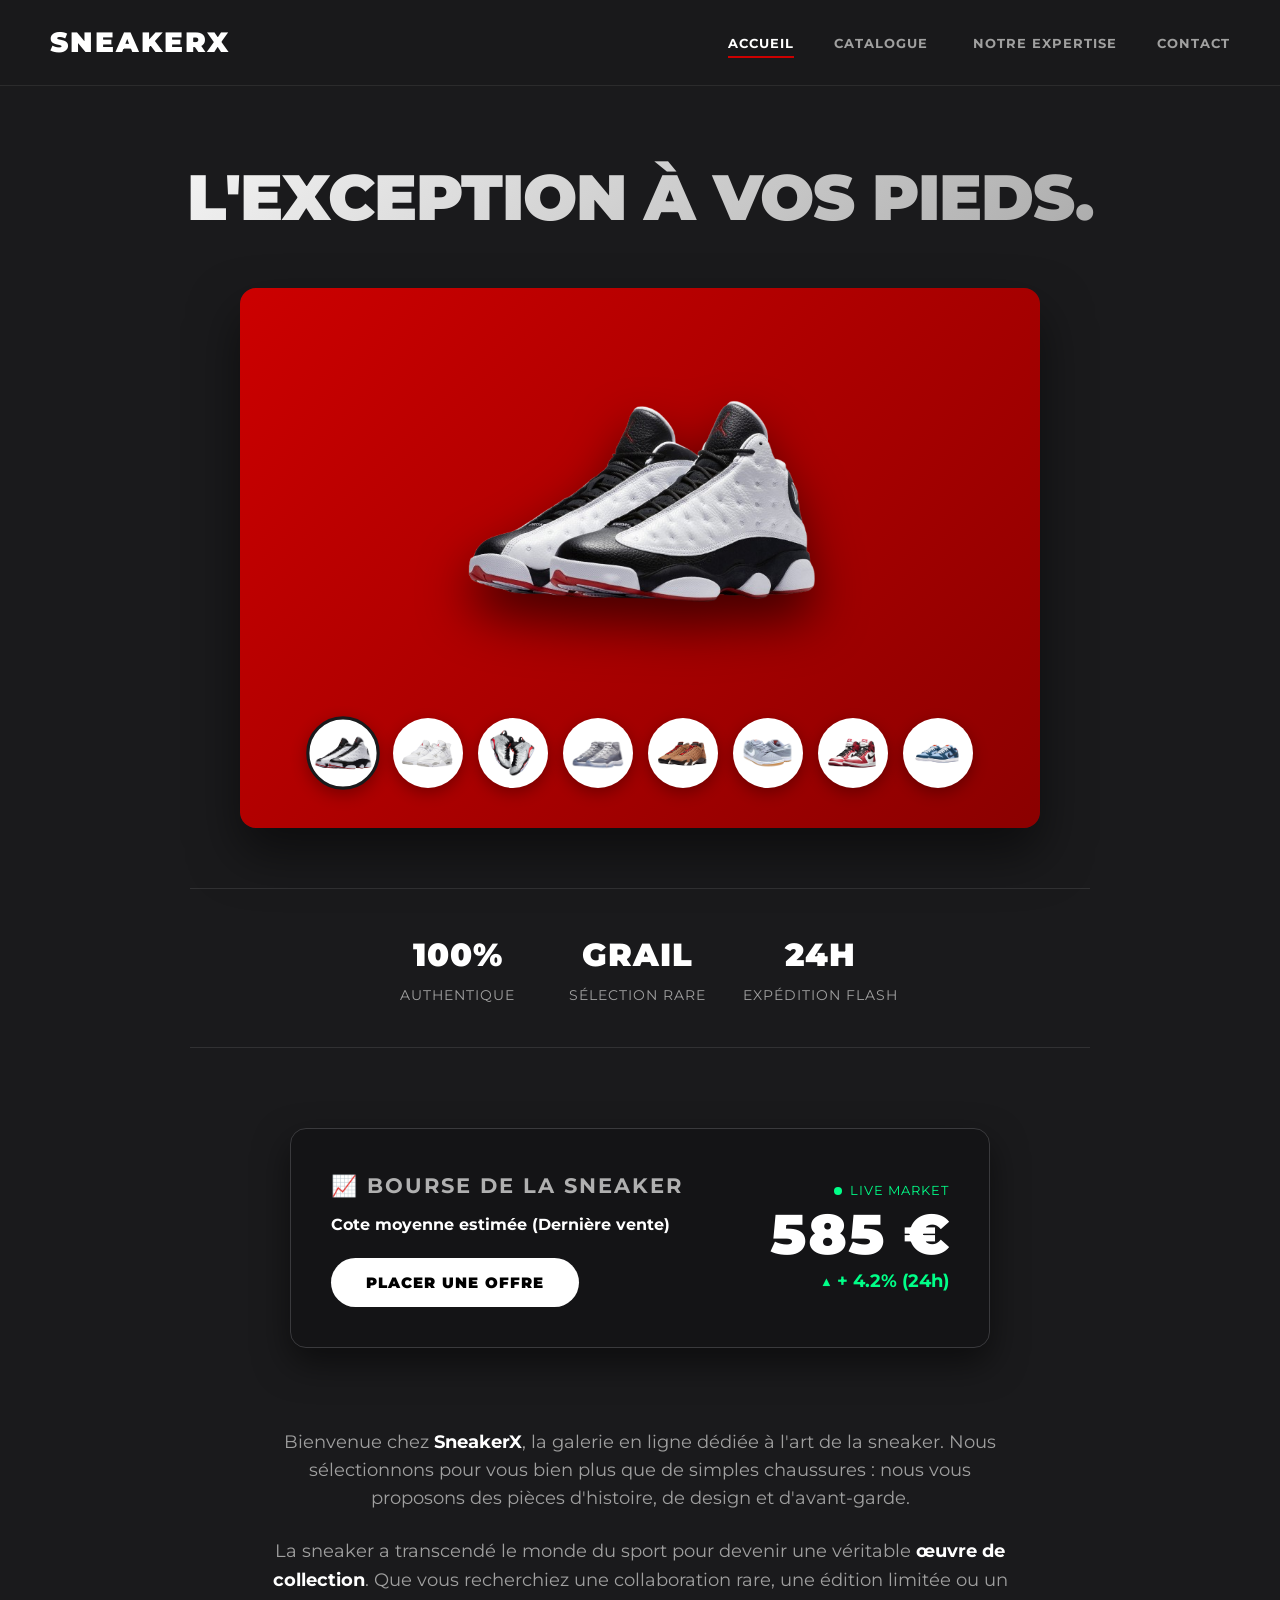
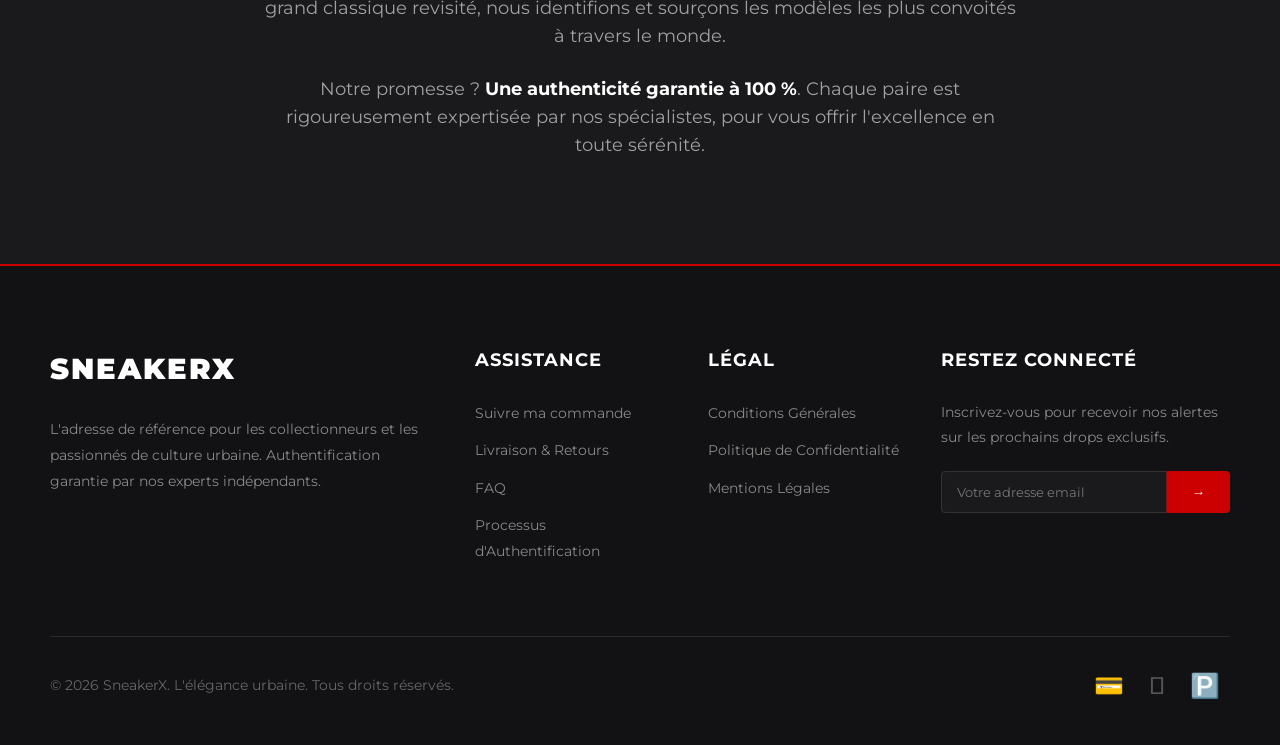
<file: index.html>
<!DOCTYPE html>
<html lang="fr">
<head>
  <meta charset="UTF-8">
  <meta name="viewport" content="width=device-width, initial-scale=1.0">
  <title>SneakerX - L'Édition Ardoise Premium</title>
  
  <style>
    @import url('https://fonts.googleapis.com/css2?family=Montserrat:wght@400;700;900&display=swap');

    /* --- L'HABILLAGE GLOBAL (Nouvelle Palette "Ardoise Premium") --- */
    * {
      margin: 0;
      padding: 0;
      box-sizing: border-box;
    }

    body {
      background-color: #1a1a1c; /* ARDOISE PROFOND au lieu de Noir */
      color: #f0f0f0; /* Blanc cassé doux pour le texte principal */
      font-family: 'Montserrat', sans-serif;
      line-height: 1.6;
      overflow-x: hidden;
      display: flex;
      flex-direction: column;
      min-height: 100vh;
    }

    /* --- BANNIÈRE D'ANNONCE --- */
    .announcement-bar {
      background: #f0c040; /* OR VIBRANT */
      color: #000;
      padding: 8px 10px;
      text-align: center;
      font-size: 0.85rem; /* Taille réduite */
      font-weight: 700;
      text-transform: uppercase;
      letter-spacing: 1px;
      line-height: 1.3;
    }

    /* --- HEADER --- */
    header {
      display: flex;
      justify-content: space-between;
      align-items: center;
      padding: 20px 50px;
      border-bottom: 1px solid rgba(255, 255, 255, 0.08);
      background: rgba(26, 26, 28, 0.85); 
      backdrop-filter: blur(10px);
      position: sticky;
      top: 0;
      z-index: 100;
    }
    
    .logo { 
      font-size: 28px; 
      font-weight: 900; 
      color: #fff; 
      text-decoration: none; 
      letter-spacing: 2px; 
      text-transform: uppercase; 
    }
    
    nav ul { 
      display: flex; 
      gap: 40px; 
      list-style: none;
      align-items: center; /* Important pour l'alignement de la flèche */
    }
    
    nav a { 
      color: #a0a0a0; 
      text-decoration: none; 
      text-transform: uppercase; 
      font-size: 13px; 
      font-weight: 700; 
      letter-spacing: 1px; 
      transition: color 0.3s ease; 
      padding-bottom: 5px;
    }
    
    nav a:hover, nav a.active { 
      color: #fff; 
      border-bottom: 2px solid #cc0000; /* Touche rouge au survol/actif */
    }

    /* --- DROPDOWN MENU CATALOGUE --- */
    .dropdown { position: relative; padding-bottom: 10px; margin-bottom: -10px; }
    .dropdown-content {
      display: none;
      position: absolute;
      background-color: #141416;
      min-width: 180px;
      box-shadow: 0px 8px 25px rgba(0,0,0,0.8);
      z-index: 1000;
      top: 100%;
      left: -20px;
      border: 1px solid #333;
      border-top: 3px solid #cc0000;
      flex-direction: column;
      gap: 0;
      padding: 0;
      border-radius: 0 0 5px 5px;
    }
    .dropdown:hover .dropdown-content { display: flex; }
    .dropdown-content li { width: 100%; }
    .dropdown-content a {
      padding: 15px 20px;
      display: block;
      border-bottom: 1px solid #222;
      font-size: 0.8rem;
    }
    .dropdown-content a:hover { background-color: #1a1a1c; color: #cc0000; padding-left: 25px; border-bottom: 1px solid #222; }


    main {
      flex: 1;
      padding-bottom: 80px;
    }

    /* --- SECTION HERO --- */
    .hero-title {
      text-align: center;
      font-size: clamp(2.5rem, 6vw, 4rem); /* Responsive typography */
      font-weight: 900;
      text-transform: uppercase;
      margin: 60px 20px 40px 20px;
      background: linear-gradient(135deg, #ffffff 0%, #a0a0a0 100%);
      -webkit-background-clip: text;
      -webkit-text-fill-color: transparent;
      letter-spacing: -1px;
    }

    .hero-section {
      display: flex;
      justify-content: center;
      padding: 0 20px;
      margin-bottom: 60px;
    }

    .image-container {
      width: 100%;
      max-width: 800px;
      height: auto;
      min-height: 450px;
      position: relative;
      display: flex;
      flex-direction: column;
      align-items: center;
      justify-content: center;
      background: linear-gradient(135deg, #cc0000, #8B0000); /* Rouge premium */
      box-shadow: 0 25px 50px rgba(0,0,0,0.5);
      border-radius: 16px;
      padding: 40px 20px;
    }

    .shoe-image {
      max-width: 90%;
      height: auto;
      max-height: 350px;
      object-fit: contain;
      filter: drop-shadow(0 25px 25px rgba(0,0,0,0.6));
      margin-bottom: 40px;
      transition: opacity 0.3s ease, transform 0.4s ease;
    }
    
    .shoe-image:hover {
        transform: scale(1.05);
    }

    /* Conteneur des petites icônes - Bien rangé */
    .product-icons {
      display: flex;
      flex-wrap: wrap;
      justify-content: center;
      gap: 15px;
      width: 100%;
      padding: 0 10px;
    }

    .icon {
      width: 70px;
      height: 70px;
      background: #ffffff;
      border: 3px solid transparent;
      border-radius: 50%;
      display: flex;
      align-items: center;
      justify-content: center;
      cursor: pointer;
      transition: all 0.3s ease;
      box-shadow: 0 5px 15px rgba(0,0,0,0.3);
    }

    .icon img {
      width: 85%;
      height: 85%;
      object-fit: contain;
      transition: transform 0.3s ease;
    }

    .icon:hover { transform: translateY(-5px); box-shadow: 0 10px 20px rgba(0,0,0,0.4); }
    .icon:hover img { transform: scale(1.1); }
    .icon.active { border-color: #1a1a1c; transform: scale(1.05); } /* Bordure foncée si actif */

    /* --- BANNIERE STATS --- */
    .premium-banner {
      display: flex;
      justify-content: center;
      flex-wrap: wrap;
      gap: 30px;
      margin: 0 auto 80px auto;
      padding: 40px 20px;
      border-top: 1px solid rgba(255,255,255,0.1);
      border-bottom: 1px solid rgba(255,255,255,0.1);
      max-width: 900px;
    }
    .stat { text-align: center; color: #a0a0a0; font-size: 0.85rem; text-transform: uppercase; letter-spacing: 1px; min-width: 150px; }
    .stat span { display: block; font-size: 2rem; font-weight: 900; color: #fff; margin-bottom: 5px; }

    /* --- ZONE MARKET WATCH --- */
    .market-zone {
      background: #141416;
      border: 1px solid #3a3a3d;
      border-radius: 16px;
      padding: 40px;
      max-width: 700px;
      margin: 0 auto 80px auto;
      display: flex;
      justify-content: space-between;
      align-items: center;
      flex-wrap: wrap; /* Pour le mobile */
      gap: 30px;
      box-shadow: 0 15px 35px rgba(0,0,0,0.5);
    }
    .market-info h2 { margin: 0 0 10px 0; font-size: 1.3rem; color: #b0b0b0; text-transform: uppercase; letter-spacing: 2px; }
    .market-info p { margin: 0; font-size: 1rem; color: #fff; font-weight: bold; }
    
    .market-price-container { text-align: right; flex-grow: 1; }
    .live-indicator { color: #00ff88; font-size: 0.8rem; text-transform: uppercase; letter-spacing: 1px; display: flex; align-items: center; justify-content: flex-end; gap: 8px; margin-bottom: 5px;}
    .live-dot { width: 8px; height: 8px; background: #00ff88; border-radius: 50%; animation: pulse 1.5s infinite; }
    .price { font-size: clamp(2.5rem, 5vw, 3.5rem); font-weight: 900; color: #fff; margin: 0; font-variant-numeric: tabular-nums; transition: color 0.3s; line-height: 1;}
    .trend { color: #00ff88; font-size: 1.1rem; font-weight: bold; margin-top: 5px; }

    @keyframes pulse {
      0% { box-shadow: 0 0 0 0 rgba(0, 255, 136, 0.7); }
      70% { box-shadow: 0 0 0 10px rgba(0, 255, 136, 0); }
      100% { box-shadow: 0 0 0 0 rgba(0, 255, 136, 0); }
    }

    .market-btn {
      background: #ffffff;
      color: #000000;
      padding: 15px 35px;
      border: none;
      font-family: 'Montserrat', sans-serif;
      font-size: 0.95rem;
      font-weight: 900;
      border-radius: 30px;
      cursor: pointer;
      text-transform: uppercase;
      margin-top: 20px;
      transition: all 0.3s ease;
      letter-spacing: 1px;
    }
    .market-btn:hover { background: #cc0000; color: #ffffff; transform: translateY(-3px); box-shadow: 0 10px 20px rgba(204, 0, 0, 0.3);}

    /* --- INTRO TEXT --- */
    .intro-text {
      max-width: 800px;
      margin: 0 auto;
      text-align: center;
      padding: 0 20px;
    }
    .intro-text p { font-size: 1.1rem; color: #a0a0a0; margin-bottom: 25px; }
    .intro-text strong { color: #ffffff; font-weight: 700; }


    /* --- MEGA FOOTER --- */
    .mega-footer {
      background: #121214; 
      border-top: 2px solid #cc0000;
      padding: 80px 50px 40px 50px;
      margin-top: auto;
    }
    .footer-grid {
      display: grid;
      grid-template-columns: 2fr 1fr 1fr 1.5fr;
      gap: 40px;
      max-width: 1200px;
      margin: 0 auto;
    }
    .footer-col h3 { color: #fff; font-size: 1.1rem; margin-bottom: 25px; text-transform: uppercase; letter-spacing: 1px; }
    .footer-col p { color: #888; font-size: 0.9rem; line-height: 1.8; } 
    .footer-col ul { list-style: none; padding: 0; margin: 0; }
    .footer-col ul li { margin-bottom: 12px; }
    .footer-col ul a { 
      color: #888; 
      text-decoration: none; 
      font-size: 0.9rem; 
      transition: color 0.3s; 
    }
    .footer-col ul a:hover { color: #cc0000; }
    
    .newsletter-form { display: flex; margin-top: 20px; flex-wrap: wrap; }
    .newsletter-form input { flex: 1; min-width: 150px; padding: 12px 15px; border: 1px solid #333; background: #1a1a1c; color: #fff; outline: none; border-radius: 4px 0 0 4px; font-family: 'Montserrat', sans-serif;}
    .newsletter-form button { padding: 12px 25px; background: #cc0000; color: #fff; border: none; font-weight: 900; cursor: pointer; border-radius: 0 4px 4px 0; transition: background 0.3s; }
    .newsletter-form button:hover { background: #ff1a1a; }

    .footer-bottom {
      max-width: 1200px;
      margin: 60px auto 0 auto;
      padding-top: 30px;
      border-top: 1px solid rgba(255,255,255,0.1);
      display: flex;
      justify-content: space-between;
      align-items: center;
      color: #666; 
      font-size: 0.85rem;
      flex-wrap: wrap;
      gap: 20px;
    }
    .payment-icons { font-size: 1.5rem; letter-spacing: 10px; color: #555; }


    /* =========================================
       RÈGLES RESPONSIVES (Mobiles et Tablettes)
       ========================================= */
    @media screen and (max-width: 900px) {
        .footer-grid { grid-template-columns: 1fr 1fr; }
    }

    @media screen and (max-width: 768px) {
        .announcement-bar { 
            font-size: 0.65rem !important; 
            padding: 6px 5px !important; 
            line-height: 1.2; 
        }
        
        header { flex-direction: column; padding: 20px; gap: 20px; }
        nav ul { flex-wrap: wrap; justify-content: center; gap: 20px; }
        
        .hero-title { margin-top: 30px; }
        
        .image-container { 
            padding: 30px 15px; 
            min-height: auto; 
        }
        .shoe-image { 
            margin-bottom: 25px; 
            max-height: 200px; 
        }
        
        .product-icons { 
            position: relative !important;
            right: auto !important;
            top: auto !important;
            transform: none !important;
            display: grid !important;
            grid-template-columns: repeat(4, 1fr) !important; 
            gap: 10px !important; 
            justify-content: center !important;
            width: 100% !important;
            margin-top: 10px !important;
        }
        
        .icon { 
            width: 55px !important; 
            height: 55px !important; 
            margin: 0 auto !important;
        }

        .premium-banner { gap: 20px; padding: 20px; justify-content: space-around;}
        .stat { min-width: 120px; }

        .market-zone { flex-direction: column; text-align: center; padding: 30px 20px; margin-bottom: 60px;}
        .market-price-container { text-align: center; width: 100%;}
        .live-indicator { justify-content: center; }

        .footer-grid { grid-template-columns: 1fr; text-align: center; }
        .footer-bottom { flex-direction: column; text-align: center; }
    }
  </style>
</head>
<body>
  
  <header>
    <a href="index.html" class="logo">SneakerX</a>
    <nav>
      <ul>
        <li><a href="index.html" class="active">Accueil</a></li>
        
        <li class="dropdown">
          <a href="#" onclick="event.preventDefault()">Catalogue <i class="fas fa-chevron-down" style="font-size: 0.8em; margin-left: 5px;"></i></a>
          <ul class="dropdown-content">
            <li><a href="produits.html">Tous les Produits</a></li>
            <li><a href="produits.html">Mon Panier</a></li>
          </ul>
        </li>
        
        <li><a href="a-propos.html">Notre Expertise</a></li>
        <li><a href="contact.html">Contact</a></li>
      </ul>
    </nav>
  </header>

  <main>
    <h1 class="hero-title">L'exception à vos pieds.</h1>

    <div class="hero-section">
      <div class="image-container">
        <img id="mainImage" src="fichiers/jordan-brand-nike-air-jordan-13-retro-he-got-game-white-true-red-black-5-removebg-preview.png" alt="Shoe" class="shoe-image">
        
        <div class="product-icons">
          <div class="icon active" data-shoe="1"><img src="fichiers/jordan-brand-nike-air-jordan-13-retro-he-got-game-white-true-red-black-5-removebg-preview.png" alt=""></div>
          <div class="icon" data-shoe="2"><img src="fichiers/Air-Jordan-4-White-Oreo-GS-Release-Date-removebg-preview.png" alt=""></div>
          <div class="icon" data-shoe="3"><img src="fichiers/air-jordan-6-retro-reflective-infrared-ci4072-001-removebg-preview.png" alt=""></div>
          <div class="icon" data-shoe="4"><img src="fichiers/OIP-removebg-preview.png" alt=""></div>
          <div class="icon" data-shoe="5"><img src="fichiers/Air-Jordan-14-Winterized-Archaeo-Brown-DO9406-200-Release-Date-Price-4-removebg-preview.png" alt=""></div>
          <div class="icon" data-shoe="6"><img src="fichiers/OIP2-removebg-preview.png" alt=""></div>
          <div class="icon" data-shoe="7"><img src="fichiers/R-removebg-preview.png" alt=""></div>
          <div class="icon" data-shoe="8"><img src="fichiers/nike-sb-dunk-restock-day-3-why-so-sad-removebg-preview.png" alt=""></div>
        </div>
      </div>
    </div>

    <div class="premium-banner">
      <div class="stat"><span>100%</span> Authentique</div>
      <div class="stat"><span>Grail</span> Sélection Rare</div>
      <div class="stat"><span>24h</span> Expédition Flash</div>
    </div>

    <div class="market-zone">
      <div class="market-info">
        <h2>📈 Bourse de la Sneaker</h2>
        <p>Cote moyenne estimée (Dernière vente)</p>
        <button class="market-btn">Placer une offre</button>
      </div>
      <div class="market-price-container">
        <div class="live-indicator"><div class="live-dot"></div> Live Market</div>
        <div class="price" id="livePrice">585 €</div>
        <div class="trend" id="liveTrend">▲ + 4.2% (24h)</div>
      </div>
    </div>

    <div class="intro-text">
      <p>Bienvenue chez <strong>SneakerX</strong>, la galerie en ligne dédiée à l'art de la sneaker. Nous sélectionnons pour vous bien plus que de simples chaussures : nous vous proposons des pièces d'histoire, de design et d'avant-garde.</p>
      <p>La sneaker a transcendé le monde du sport pour devenir une véritable <strong>œuvre de collection</strong>. Que vous recherchiez une collaboration rare, une édition limitée ou un grand classique revisité, nous identifions et sourçons les modèles les plus convoités à travers le monde.</p>
      <p>Notre promesse ? <strong>Une authenticité garantie à 100 %</strong>. Chaque paire est rigoureusement expertisée par nos spécialistes, pour vous offrir l'excellence en toute sérénité.</p>
    </div>

  </main>

  <footer class="mega-footer">
    <div class="footer-grid">
      <div class="footer-col">
        <h3 style="font-size: 1.8rem; font-weight: 900; letter-spacing: 2px; color:#fff;">SNEAKERX</h3>
        <p>L'adresse de référence pour les collectionneurs et les passionnés de culture urbaine. Authentification garantie par nos experts indépendants.</p>
      </div>
      <div class="footer-col">
        <h3>Assistance</h3>
        <ul>
          <li><a href="#">Suivre ma commande</a></li>
          <li><a href="#">Livraison & Retours</a></li>
          <li><a href="#">FAQ</a></li>
          <li><a href="#">Processus d'Authentification</a></li>
        </ul>
      </div>
      <div class="footer-col">
        <h3>Légal</h3>
        <ul>
          <li><a href="#">Conditions Générales</a></li>
          <li><a href="#">Politique de Confidentialité</a></li>
          <li><a href="#">Mentions Légales</a></li>
        </ul>
      </div>
      <div class="footer-col">
        <h3>Restez Connecté</h3>
        <p>Inscrivez-vous pour recevoir nos alertes sur les prochains drops exclusifs.</p>
        <div class="newsletter-form">
          <input type="email" placeholder="Votre adresse email">
          <button>→</button>
        </div>
      </div>
    </div>
    
    <div class="footer-bottom">
      <p>&copy; 2026 SneakerX. L'élégance urbaine. Tous droits réservés.</p>
      <div class="payment-icons">💳  🅿️</div>
    </div>
  </footer>

  <script>
    // Ton script du Slider
    const icons = document.querySelectorAll('.icon');
    const mainImage = document.getElementById('mainImage');
    const shoeImages = [
      "fichiers/jordan-brand-nike-air-jordan-13-retro-he-got-game-white-true-red-black-5-removebg-preview.png",
      "fichiers/Air-Jordan-4-White-Oreo-GS-Release-Date-removebg-preview.png",
      "fichiers/air-jordan-6-retro-reflective-infrared-ci4072-001-removebg-preview.png",
      "fichiers/OIP-removebg-preview.png",
      "fichiers/Air-Jordan-14-Winterized-Archaeo-Brown-DO9406-200-Release-Date-Price-4-removebg-preview.png",
      "fichiers/OIP2-removebg-preview.png",
      "fichiers/R-removebg-preview.png",
      "fichiers/nike-sb-dunk-restock-day-3-why-so-sad-removebg-preview.png"
    ];

    icons.forEach((icon, index) => {
      icon.addEventListener('click', () => {
        document.querySelector('.icon.active').classList.remove('active');
        icon.classList.add('active');
        mainImage.src = shoeImages[index];
      });
    });

    // Script pour simuler la Bourse en direct
    let currentPrice = 585;
    const priceElement = document.getElementById('livePrice');
    
    setInterval(() => {
      const variation = Math.floor(Math.random() * 8) - 2;
      currentPrice += variation;
      priceElement.innerText = currentPrice + " €";
      
      priceElement.style.color = variation >= 0 ? "#00ff88" : "#ff3b30";
      setTimeout(() => {
        priceElement.style.color = "#fff";
      }, 500);
    }, 4500);
  </script>
</body>
</html>
</file>
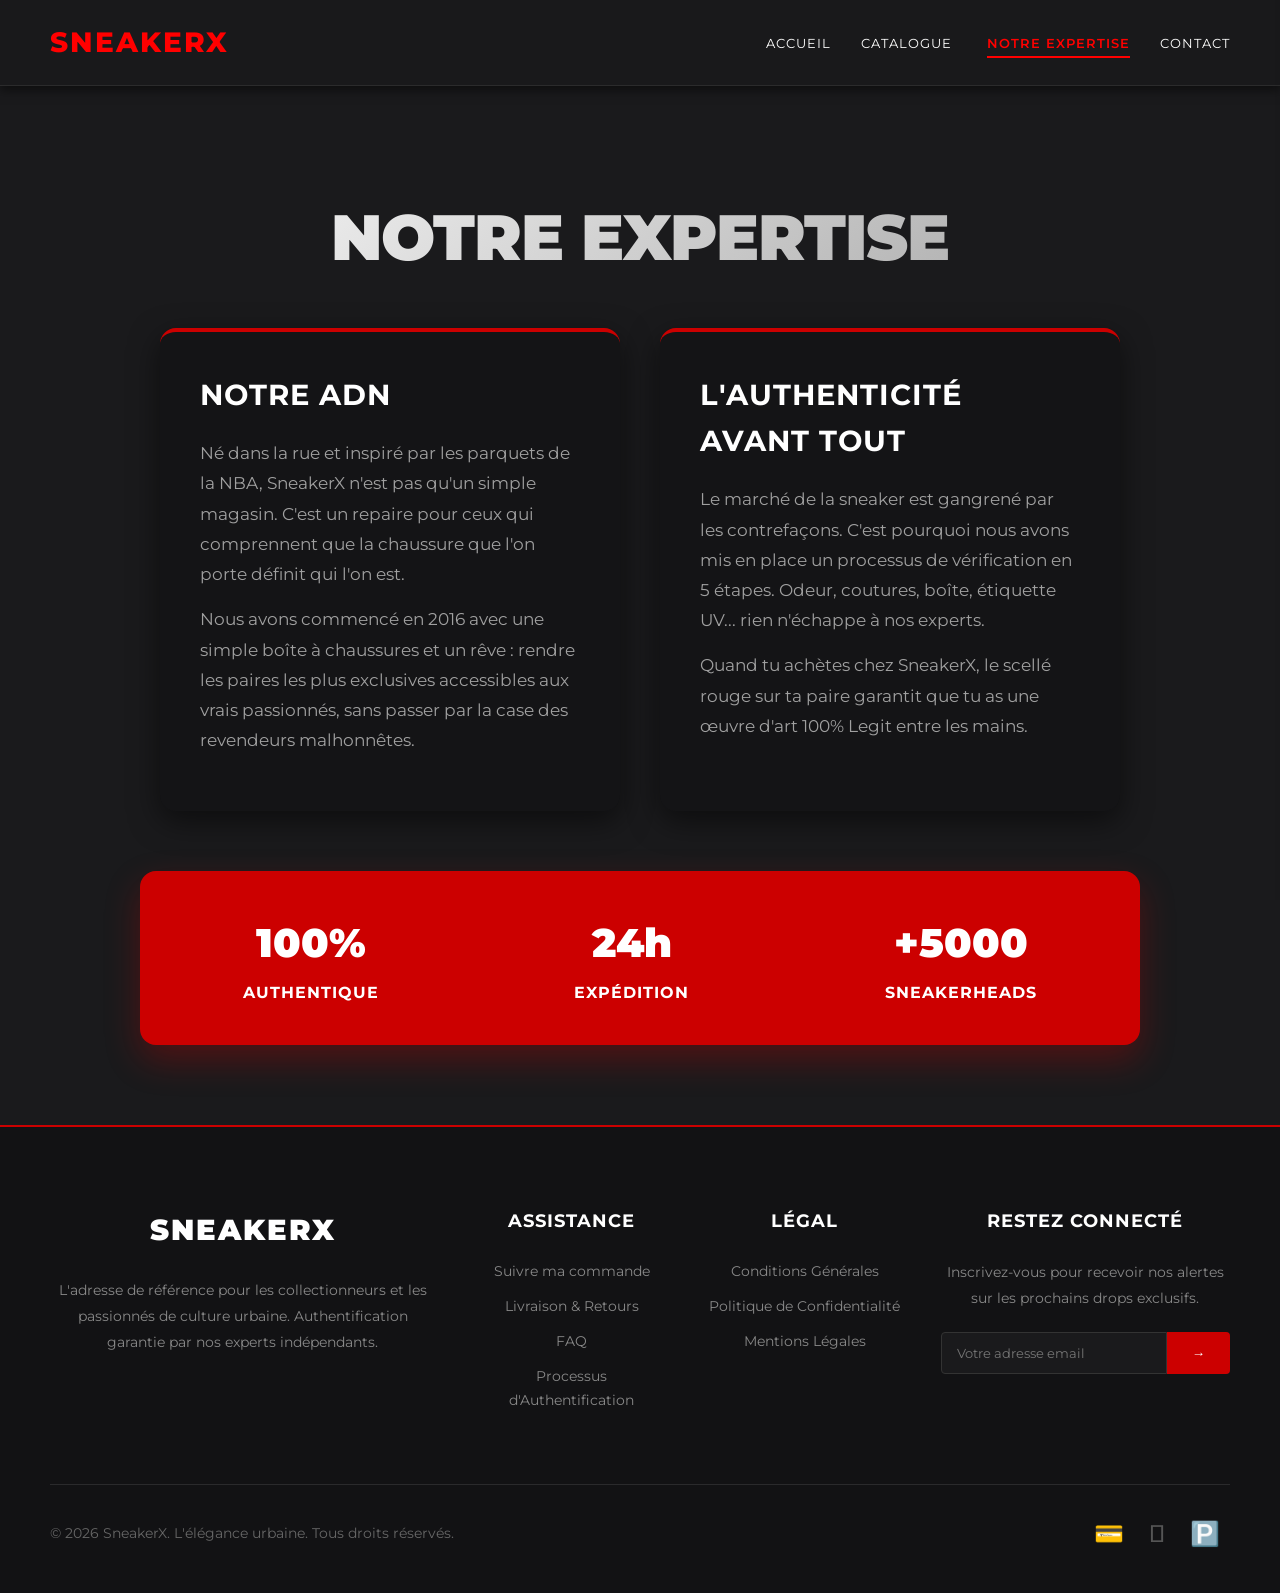
<file: a-propos.html>
<!DOCTYPE html>
<html lang="fr">
<head>
  <meta charset="UTF-8">
  <meta name="viewport" content="width=device-width, initial-scale=1.0">
  <link rel="stylesheet" href="style.css">
  <title>SneakerX - Notre Expertise</title>
  
  <style>
    /* 1. Importation de la police */
    @import url('https://fonts.googleapis.com/css2?family=Montserrat:wght@400;700;900&display=swap');

    /* 2. Style global (Fond Ardoise Profond) */
    * {
      margin: 0;
      padding: 0;
      box-sizing: border-box;
    }

    body {
      background-color: #1a1a1c; 
      color: #f0f0f0;
      font-family: 'Montserrat', sans-serif;
      margin: 0;
      padding: 0;
      line-height: 1.6;
      overflow-x: hidden;
      display: flex;
      flex-direction: column;
      min-height: 100vh;
    }

    /* --- BANNIÈRE D'ANNONCE --- */
    .announcement-bar {
      background: #f0c040; 
      color: #000;
      padding: 8px 10px;
      text-align: center;
      font-size: 0.85rem; 
      font-weight: 700;
      text-transform: uppercase;
      letter-spacing: 1px;
      line-height: 1.3;
    }

    /* --- HEADER (Bordure Rouge) --- */
    header {
      display: flex;
      justify-content: space-between;
      align-items: center;
      padding: 20px 50px;
      border-bottom: 1px solid rgba(255, 255, 255, 0.08);
      background: rgba(26, 26, 28, 0.85);
      backdrop-filter: blur(10px);
      position: sticky;
      top: 0;
      z-index: 100;
    }
    .logo { font-size: 28px; font-weight: 900; color: #fff; text-decoration: none; letter-spacing: 2px; text-transform: uppercase; }
    nav ul { display: flex; gap: 40px; list-style: none; margin: 0; padding: 0; align-items: center; }
    nav a { 
      color: #a0a0a0; 
      text-decoration: none; 
      text-transform: uppercase; 
      font-size: 13px; 
      font-weight: 700; 
      letter-spacing: 1px; 
      transition: color 0.3s ease; 
      padding-bottom: 5px;
    }
    nav a:hover, nav a.active { color: #fff; border-bottom: 2px solid #cc0000; }

    /* --- DROPDOWN MENU CATALOGUE --- */
    .dropdown { position: relative; padding-bottom: 10px; margin-bottom: -10px; }
    .dropdown-content {
      display: none;
      position: absolute;
      background-color: #141416;
      min-width: 180px;
      box-shadow: 0px 8px 25px rgba(0,0,0,0.8);
      z-index: 1000;
      top: 100%;
      left: -20px;
      border: 1px solid #333;
      border-top: 3px solid #cc0000;
      flex-direction: column;
      gap: 0;
      padding: 0;
      border-radius: 0 0 5px 5px;
    }
    .dropdown:hover .dropdown-content { display: flex; }
    .dropdown-content li { width: 100%; }
    .dropdown-content a {
      padding: 15px 20px;
      display: block;
      border-bottom: 1px solid #222;
      font-size: 0.8rem;
    }
    .dropdown-content a:hover { background-color: #1a1a1c; color: #cc0000; padding-left: 25px; border-bottom: 1px solid #222; }

    /* --- PANIER LATÉRAL (SIDE CART) --- */
    .cart-panel {
      position: fixed; top: 0; right: -450px; width: 400px; max-width: 100vw; height: 100vh;
      background-color: #141416; box-shadow: -10px 0 30px rgba(0,0,0,0.8); z-index: 3000;
      transition: right 0.4s cubic-bezier(0.165, 0.84, 0.44, 1);
      display: flex; flex-direction: column; border-left: 2px solid #cc0000;
    }
    .cart-panel.open { right: 0; }
    
    .cart-header { padding: 25px; display: flex; justify-content: space-between; align-items: center; border-bottom: 1px solid #333; background: #1a1a1c; }
    .cart-header h3 { color: #fff; margin: 0; text-transform: uppercase; font-size: 1.2rem; letter-spacing: 1px;}
    .close-cart { background: transparent; border: none; color: #a0a0a0; font-size: 1.8rem; cursor: pointer; transition: 0.3s;}
    .close-cart:hover { color: #cc0000; transform: rotate(90deg); }
    
    .cart-items { flex: 1; overflow-y: auto; padding: 25px; display: flex; flex-direction: column; gap: 15px; }
    .empty-cart { text-align: center; color: #a0a0a0; font-style: italic; margin-top: 50px; }
    
    .cart-item { display: flex; align-items: center; gap: 15px; background: #1a1a1c; padding: 15px; border-radius: 8px; border: 1px solid #333; position: relative;}
    .cart-item img { width: 70px; height: 70px; object-fit: contain; filter: drop-shadow(0 5px 5px rgba(0,0,0,0.5));}
    .cart-item-details { flex: 1; }
    .cart-item-title { color: #fff; font-weight: 700; font-size: 0.9rem; margin-bottom: 5px; line-height: 1.2;}
    .cart-item-price { color: #cc0000; font-weight: 900; font-size: 1.1rem;}
    
    .qty-controls { display: flex; align-items: center; gap: 10px; margin-top: 8px; }
    .qty-btn { background: #333; color: #fff; border: none; width: 24px; height: 24px; border-radius: 4px; cursor: pointer; font-weight: bold; transition: 0.3s; display: flex; align-items: center; justify-content: center; }
    .qty-btn:hover { background: #cc0000; }
    .cart-item-qty { color: #fff; font-size: 0.9rem; font-weight: bold; width: 20px; text-align: center; }
    
    .remove-item { position: absolute; right: 15px; top: 15px; background: transparent; border: none; color: #666; cursor: pointer; transition: 0.3s; font-size: 1.1rem;}
    .remove-item:hover { color: #cc0000; }

    .cart-footer { padding: 30px; background: #1a1a1c; border-top: 1px solid #333; }
    
    .clear-cart-btn {
      background: rgba(204, 0, 0, 0.1); 
      color: #ff4d4d; 
      border: 1px solid #cc0000; 
      border-radius: 5px;
      padding: 12px;
      font-family: 'Montserrat', sans-serif;
      font-size: 0.85rem; 
      font-weight: 700;
      text-transform: uppercase; 
      cursor: pointer; 
      display: flex; 
      align-items: center;
      justify-content: center; 
      gap: 8px; 
      width: 100%; 
      margin-bottom: 20px; 
      transition: all 0.3s;
    }
    .clear-cart-btn:hover { background: #cc0000; color: #fff; box-shadow: 0 4px 10px rgba(204, 0, 0, 0.4); }

    .cart-total { display: flex; justify-content: space-between; align-items: flex-end; margin-bottom: 20px; font-weight: 900; color: #fff; }
    .cart-total span:first-child { font-size: 1.2rem; color: #a0a0a0; text-transform: uppercase;}
    .cart-total span:last-child { color: #cc0000; font-size: 2.5rem; line-height: 1;}
    .checkout-btn { width: 100%; background: #cc0000; color: #fff; border: none; padding: 18px; font-size: 1.1rem; font-weight: 900; text-transform: uppercase; cursor: pointer; transition: 0.3s; letter-spacing: 2px;}
    .checkout-btn:hover { background: #fff; color: #cc0000; }

    .cart-overlay {
      position: fixed; top: 0; left: 0; width: 100%; height: 100%; background: rgba(0,0,0,0.7); z-index: 2999; display: none; backdrop-filter: blur(5px);
    }
    .cart-overlay.show { display: block; }

    /* --- STYLES SPÉCIFIQUES PAGE À PROPOS --- */
    main {
      flex: 1;
      padding-bottom: 80px;
    }

    .hero-title {
      text-align: center;
      font-size: clamp(2.5rem, 6vw, 4rem); 
      font-weight: 900;
      text-transform: uppercase;
      margin: 60px 20px 40px 20px;
      background: linear-gradient(135deg, #ffffff 0%, #a0a0a0 100%);
      -webkit-background-clip: text;
      -webkit-text-fill-color: transparent;
      letter-spacing: -1px;
    }

    .about-grid {
      display: grid;
      grid-template-columns: repeat(auto-fit, minmax(300px, 1fr));
      gap: 40px;
      max-width: 1000px;
      margin: 0 auto;
      padding: 0 20px;
    }

    .about-card {
      background: #141416;
      padding: 40px;
      border-radius: 16px;
      border-top: 4px solid #cc0000;
      box-shadow: 0 10px 30px rgba(0,0,0,0.5);
      transition: transform 0.3s ease;
    }
    .about-card:hover {
        transform: translateY(-5px);
    }

    .about-card h2 { 
      color: #fff; 
      margin-bottom: 20px; 
      font-size: 1.8rem; 
      text-transform: uppercase;
      letter-spacing: 1px;
    }
    
    .about-card p { 
      line-height: 1.8; 
      color: #a0a0a0; 
      margin-bottom: 15px; 
      font-size: 1.05rem;
    }

    .stats-container {
      display: flex;
      justify-content: space-around;
      flex-wrap: wrap;
      gap: 30px;
      margin: 60px auto 0 auto;
      background: #cc0000;
      padding: 40px 20px;
      border-radius: 16px;
      color: white;
      text-align: center;
      max-width: 1000px;
      box-shadow: 0 15px 35px rgba(204,0,0,0.3);
    }
    .stat-box span { 
      display: block; 
      font-size: 2.5rem; 
      font-weight: 900;
      margin-bottom: 5px;
    }
    .stat-box p { 
      font-size: 1rem; 
      margin: 0; 
      font-weight: 700; 
      text-transform: uppercase; 
      letter-spacing: 1px;
    }

    /* --- LE MEGA FOOTER --- */
    .mega-footer {
      background: #121214; 
      border-top: 2px solid #cc0000;
      padding: 80px 50px 40px 50px;
      margin-top: auto;
    }
    .footer-grid {
      display: grid;
      grid-template-columns: 2fr 1fr 1fr 1.5fr;
      gap: 40px;
      max-width: 1200px;
      margin: 0 auto;
    }
    .footer-col h3 { color: #fff; font-size: 1.1rem; margin-bottom: 25px; text-transform: uppercase; letter-spacing: 1px; }
    .footer-col p { color: #888; font-size: 0.9rem; line-height: 1.8; } 
    .footer-col ul { list-style: none; padding: 0; margin: 0; }
    .footer-col ul li { margin-bottom: 12px; }
    .footer-col ul a { color: #888; text-decoration: none; font-size: 0.9rem; transition: color 0.3s; }
    .footer-col ul a:hover { color: #cc0000; }
    
    .newsletter-form { display: flex; margin-top: 20px; flex-wrap: wrap; }
    .newsletter-form input { flex: 1; min-width: 150px; padding: 12px 15px; border: 1px solid #333; background: #1a1a1c; color: #fff; outline: none; border-radius: 4px 0 0 4px; font-family: 'Montserrat', sans-serif;}
    .newsletter-form button { padding: 12px 25px; background: #cc0000; color: #fff; border: none; font-weight: 900; cursor: pointer; border-radius: 0 4px 4px 0; transition: background 0.3s; }
    .newsletter-form button:hover { background: #ff1a1a; }

    .footer-bottom {
      max-width: 1200px; margin: 60px auto 0 auto; padding-top: 30px; border-top: 1px solid rgba(255,255,255,0.1);
      display: flex; justify-content: space-between; align-items: center; color: #666; font-size: 0.85rem; flex-wrap: wrap; gap: 20px;
    }
    .payment-icons { font-size: 1.5rem; letter-spacing: 10px; color: #555; }

    /* =========================================
       RÈGLES RESPONSIVES (Mobiles et Tablettes)
       ========================================= */
    @media screen and (max-width: 900px) {
        .footer-grid { grid-template-columns: 1fr 1fr; }
    }

    @media screen and (max-width: 768px) {
        .announcement-bar { font-size: 0.65rem !important; padding: 6px 5px !important; line-height: 1.2; }
        header { flex-direction: column; padding: 20px; gap: 20px; }
        nav ul { flex-wrap: wrap; justify-content: center; gap: 20px; }
        .hero-title { margin-top: 30px; font-size: 2.2rem; }
        .stats-container { margin: 40px 20px 0 20px; flex-direction: column; gap: 20px; padding: 30px; }
        .footer-grid { grid-template-columns: 1fr; text-align: center; }
        .footer-bottom { flex-direction: column; text-align: center; }
    }
  </style>
</head>
<body>

  
  <header>
    <a href="index.html" class="logo">SneakerX</a>
    <nav>
      <ul>
        <li><a href="index.html">Accueil</a></li>
        
        <li class="dropdown">
          <a href="#" onclick="event.preventDefault()">Catalogue <i class="fas fa-chevron-down" style="font-size: 0.8em; margin-left: 5px;"></i></a>
          <ul class="dropdown-content">
            <li><a href="produits.html">Tous les Produits</a></li>
            <li><a href="#" onclick="toggleCart(event)"><i class="fas fa-shopping-cart" style="margin-right: 8px;"></i> Mon Panier (<span id="cart-count">0</span>)</a></li>
          </ul>
        </li>
        
        <li><a href="a-propos.html" class="active">Notre Expertise</a></li>
        <li><a href="contact.html">Contact</a></li>
      </ul>
    </nav>
  </header>

  <div class="cart-overlay" id="cartOverlay" onclick="toggleCart()"></div>
  <div class="cart-panel" id="cartPanel">
    <div class="cart-header">
      <h3>Votre Panier</h3>
      <button class="close-cart" onclick="toggleCart()"><i class="fas fa-times"></i></button>
    </div>
    
    <div class="cart-items" id="cartItems">
      <p class="empty-cart">Votre panier est actuellement vide.</p>
    </div>
    
    <div class="cart-footer">
      <button class="clear-cart-btn" id="clearCartBtn" onclick="clearCart()" style="display: none;">
        <i class="fas fa-trash-alt"></i> Vider tout le panier
      </button>
      
      <div class="cart-total">
        <span>Total TTC</span>
        <span id="cartTotal">0 €</span>
      </div>
      <button class="checkout-btn">Commander</button>
    </div>
  </div>

  <main>
    <h1 class="hero-title">Notre Expertise</h1>

    <div class="about-grid">
      <div class="about-card">
        <h2>Notre ADN</h2>
        <p>Né dans la rue et inspiré par les parquets de la NBA, SneakerX n'est pas qu'un simple magasin. C'est un repaire pour ceux qui comprennent que la chaussure que l'on porte définit qui l'on est.</p>
        <p>Nous avons commencé en 2016 avec une simple boîte à chaussures et un rêve : rendre les paires les plus exclusives accessibles aux vrais passionnés, sans passer par la case des revendeurs malhonnêtes.</p>
      </div>

      <div class="about-card">
        <h2>L'Authenticité avant tout</h2>
        <p>Le marché de la sneaker est gangrené par les contrefaçons. C'est pourquoi nous avons mis en place un processus de vérification en 5 étapes. Odeur, coutures, boîte, étiquette UV... rien n'échappe à nos experts.</p>
        <p>Quand tu achètes chez SneakerX, le scellé rouge sur ta paire garantit que tu as une œuvre d'art 100% Legit entre les mains.</p>
      </div>
    </div>

    <div style="max-width: 1040px; margin: 0 auto; width: 100%;">
        <div class="stats-container">
          <div class="stat-box">
            <span>100%</span>
            <p>Authentique</p>
          </div>
          <div class="stat-box">
            <span>24h</span>
            <p>Expédition</p>
          </div>
          <div class="stat-box">
            <span>+5000</span>
            <p>Sneakerheads</p>
          </div>
        </div>
    </div>
  </main>

  <footer class="mega-footer">
    <div class="footer-grid">
      <div class="footer-col">
        <h3 style="font-size: 1.8rem; font-weight: 900; letter-spacing: 2px; color:#fff;">SNEAKERX</h3>
        <p>L'adresse de référence pour les collectionneurs et les passionnés de culture urbaine. Authentification garantie par nos experts indépendants.</p>
      </div>
      <div class="footer-col">
        <h3>Assistance</h3>
        <ul>
          <li><a href="#">Suivre ma commande</a></li>
          <li><a href="#">Livraison & Retours</a></li>
          <li><a href="#">FAQ</a></li>
          <li><a href="#">Processus d'Authentification</a></li>
        </ul>
      </div>
      <div class="footer-col">
        <h3>Légal</h3>
        <ul>
          <li><a href="#">Conditions Générales</a></li>
          <li><a href="#">Politique de Confidentialité</a></li>
          <li><a href="#">Mentions Légales</a></li>
        </ul>
      </div>
      <div class="footer-col">
        <h3>Restez Connecté</h3>
        <p>Inscrivez-vous pour recevoir nos alertes sur les prochains drops exclusifs.</p>
        <div class="newsletter-form">
          <input type="email" placeholder="Votre adresse email">
          <button>→</button>
        </div>
      </div>
    </div>
    
    <div class="footer-bottom">
      <p>&copy; 2026 SneakerX. L'élégance urbaine. Tous droits réservés.</p>
      <div class="payment-icons">💳  🅿️</div>
    </div>
  </footer>

  <script>
    // --- GESTION DU PANIER (LOGIQUE & UI) ---
    // (Pour la navigation et la vue du panier depuis "Notre Expertise")
    let cart = [];

    // Ouvre/Ferme le menu latéral
    function toggleCart(e) {
        if(e) e.preventDefault();
        document.getElementById('cartPanel').classList.toggle('open');
        document.getElementById('cartOverlay').classList.toggle('show');
    }

    function decreaseQty(index) {
        if (cart[index].qty > 1) {
            cart[index].qty--;
        } else {
            cart.splice(index, 1); 
        }
        updateCartUI();
    }

    function increaseQty(index) {
        cart[index].qty++;
        updateCartUI();
    }

    function removeFromCart(index) {
        cart.splice(index, 1);
        updateCartUI();
    }

    function clearCart() {
        cart = [];
        updateCartUI();
    }

    function updateCartUI() {
        const cartItemsContainer = document.getElementById('cartItems');
        const cartTotalEl = document.getElementById('cartTotal');
        const cartCountEl = document.getElementById('cart-count');
        const clearCartBtn = document.getElementById('clearCartBtn');

        cartItemsContainer.innerHTML = '';
        let total = 0;
        let totalItems = 0;

        if (cart.length === 0) {
            cartItemsContainer.innerHTML = '<p class="empty-cart">Votre panier est actuellement vide.</p>';
            clearCartBtn.style.display = 'none'; 
        } else {
            clearCartBtn.style.display = 'flex'; 
            cart.forEach((item, index) => {
                total += item.price * item.qty;
                totalItems += item.qty;

                const itemHTML = `
                    <div class="cart-item">
                        <img src="${item.image}" alt="${item.name}">
                        <div class="cart-item-details">
                            <div class="cart-item-title">${item.name}</div>
                            <div class="cart-item-price">${item.price} €</div>
                            <div class="qty-controls">
                                <button class="qty-btn" onclick="decreaseQty(${index})">-</button>
                                <span class="cart-item-qty">${item.qty}</span>
                                <button class="qty-btn" onclick="increaseQty(${index})">+</button>
                            </div>
                        </div>
                        <button class="remove-item" onclick="removeFromCart(${index})" title="Supprimer cet article"><i class="fas fa-trash"></i></button>
                    </div>
                `;
                cartItemsContainer.insertAdjacentHTML('beforeend', itemHTML);
            });
        }

        cartTotalEl.innerText = total + ' €';
        cartCountEl.innerText = totalItems;
    }
  </script>

</body>
</html>
</file>
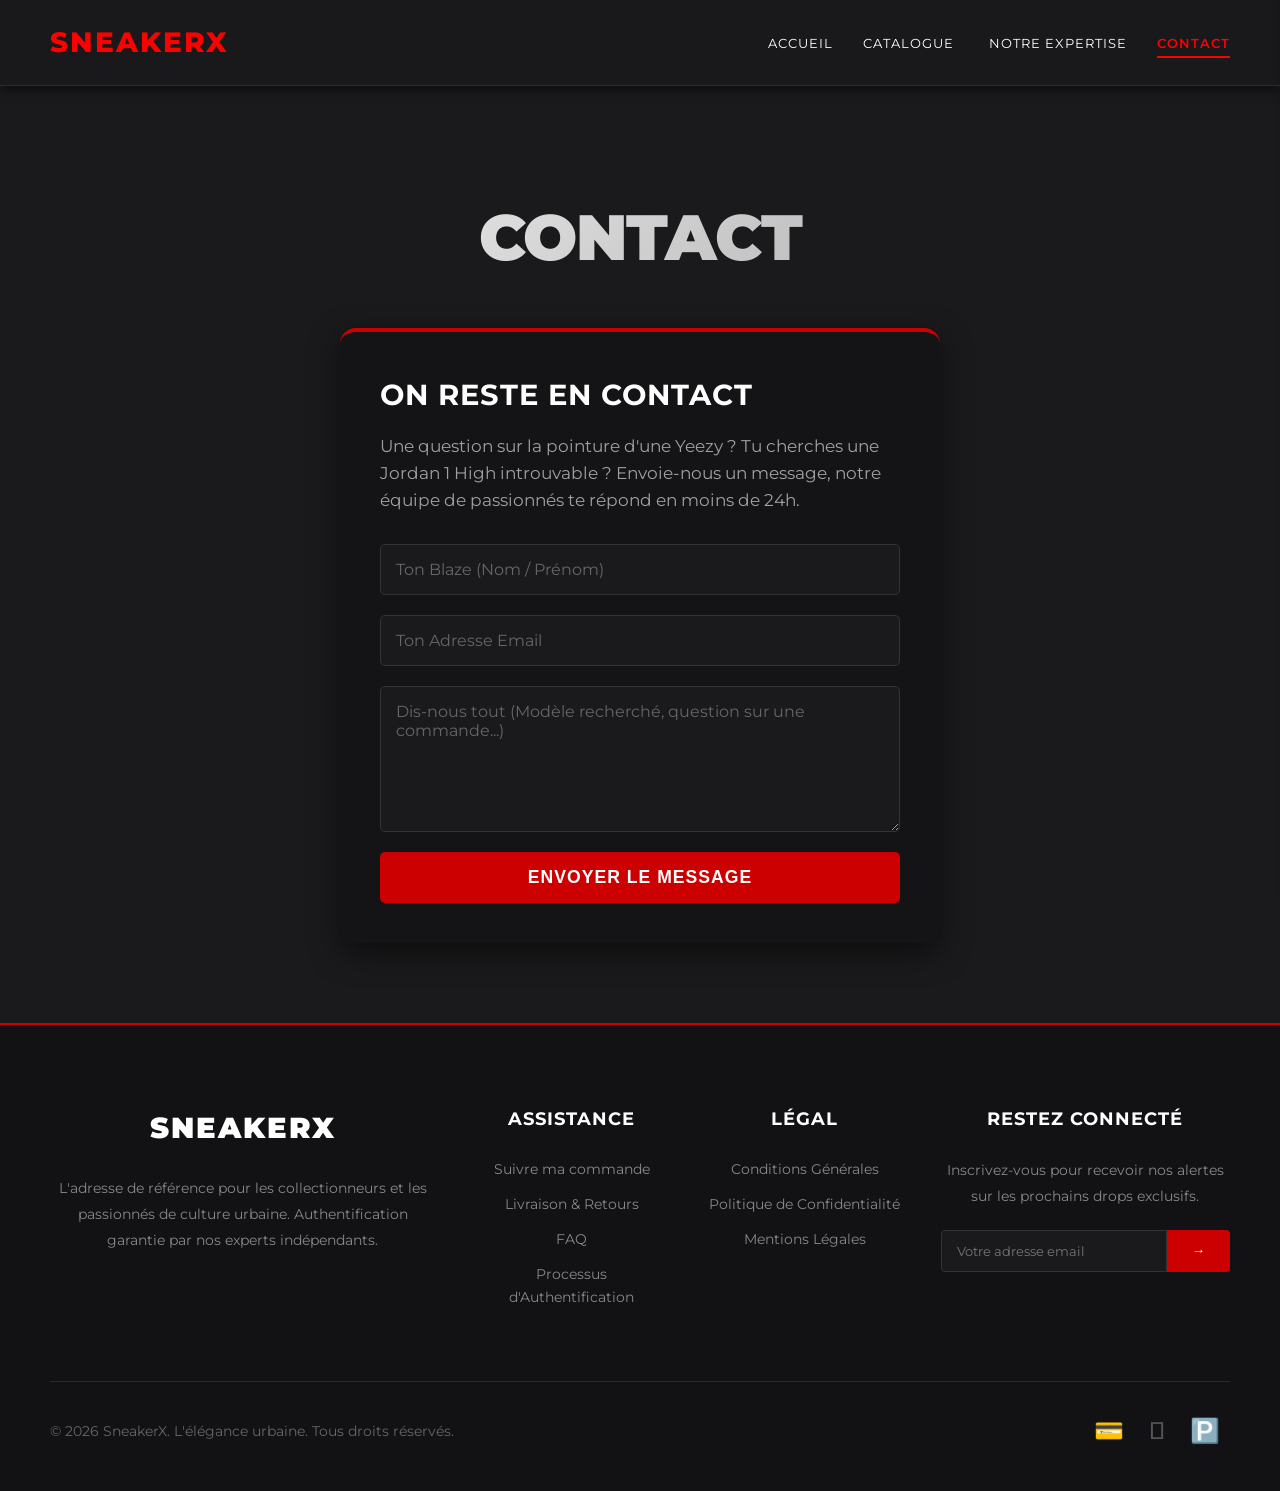
<file: contact.html>
<!DOCTYPE html>
<html lang="fr">
<head>
  <meta charset="UTF-8">
  <meta name="viewport" content="width=device-width, initial-scale=1.0">
  <link rel="stylesheet" href="style.css">
  <title>SneakerX - Contact</title>
  
  <style>
    /* 1. Importation de la police */
    @import url('https://fonts.googleapis.com/css2?family=Montserrat:wght@400;700;900&display=swap');

    /* 2. Style global (Fond Ardoise Profond) */
    * {
      margin: 0;
      padding: 0;
      box-sizing: border-box;
    }

    body {
      background-color: #1a1a1c; 
      color: #f0f0f0;
      font-family: 'Montserrat', sans-serif;
      margin: 0;
      padding: 0;
      line-height: 1.6;
      overflow-x: hidden;
      display: flex;
      flex-direction: column;
      min-height: 100vh;
    }

    /* --- BANNIÈRE D'ANNONCE --- */
    .announcement-bar {
      background: #f0c040; 
      color: #000;
      padding: 8px 10px;
      text-align: center;
      font-size: 0.85rem; 
      font-weight: 700;
      text-transform: uppercase;
      letter-spacing: 1px;
      line-height: 1.3;
    }

    /* --- HEADER (Bordure Rouge) --- */
    header {
      display: flex;
      justify-content: space-between;
      align-items: center;
      padding: 20px 50px;
      border-bottom: 1px solid rgba(255, 255, 255, 0.08);
      background: rgba(26, 26, 28, 0.85);
      backdrop-filter: blur(10px);
      position: sticky;
      top: 0;
      z-index: 100;
    }
    .logo { font-size: 28px; font-weight: 900; color: #fff; text-decoration: none; letter-spacing: 2px; text-transform: uppercase; }
    nav ul { display: flex; gap: 40px; list-style: none; margin: 0; padding: 0; align-items: center; }
    nav a { 
      color: #a0a0a0; 
      text-decoration: none; 
      text-transform: uppercase; 
      font-size: 13px; 
      font-weight: 700; 
      letter-spacing: 1px; 
      transition: color 0.3s ease; 
      padding-bottom: 5px;
    }
    nav a:hover, nav a.active { color: #fff; border-bottom: 2px solid #cc0000; }

    /* --- DROPDOWN MENU CATALOGUE --- */
    .dropdown { position: relative; padding-bottom: 10px; margin-bottom: -10px; }
    .dropdown-content {
      display: none;
      position: absolute;
      background-color: #141416;
      min-width: 180px;
      box-shadow: 0px 8px 25px rgba(0,0,0,0.8);
      z-index: 1000;
      top: 100%;
      left: -20px;
      border: 1px solid #333;
      border-top: 3px solid #cc0000;
      flex-direction: column;
      gap: 0;
      padding: 0;
      border-radius: 0 0 5px 5px;
    }
    .dropdown:hover .dropdown-content { display: flex; }
    .dropdown-content li { width: 100%; }
    .dropdown-content a {
      padding: 15px 20px;
      display: block;
      border-bottom: 1px solid #222;
      font-size: 0.8rem;
    }
    .dropdown-content a:hover { background-color: #1a1a1c; color: #cc0000; padding-left: 25px; border-bottom: 1px solid #222; }

    /* --- PANIER LATÉRAL (SIDE CART) --- */
    .cart-panel {
      position: fixed; top: 0; right: -450px; width: 400px; max-width: 100vw; height: 100vh;
      background-color: #141416; box-shadow: -10px 0 30px rgba(0,0,0,0.8); z-index: 3000;
      transition: right 0.4s cubic-bezier(0.165, 0.84, 0.44, 1);
      display: flex; flex-direction: column; border-left: 2px solid #cc0000;
    }
    .cart-panel.open { right: 0; }
    
    .cart-header { padding: 25px; display: flex; justify-content: space-between; align-items: center; border-bottom: 1px solid #333; background: #1a1a1c; }
    .cart-header h3 { color: #fff; margin: 0; text-transform: uppercase; font-size: 1.2rem; letter-spacing: 1px;}
    .close-cart { background: transparent; border: none; color: #a0a0a0; font-size: 1.8rem; cursor: pointer; transition: 0.3s;}
    .close-cart:hover { color: #cc0000; transform: rotate(90deg); }
    
    .cart-items { flex: 1; overflow-y: auto; padding: 25px; display: flex; flex-direction: column; gap: 15px; }
    .empty-cart { text-align: center; color: #a0a0a0; font-style: italic; margin-top: 50px; }
    
    .cart-item { display: flex; align-items: center; gap: 15px; background: #1a1a1c; padding: 15px; border-radius: 8px; border: 1px solid #333; position: relative;}
    .cart-item img { width: 70px; height: 70px; object-fit: contain; filter: drop-shadow(0 5px 5px rgba(0,0,0,0.5));}
    .cart-item-details { flex: 1; }
    .cart-item-title { color: #fff; font-weight: 700; font-size: 0.9rem; margin-bottom: 5px; line-height: 1.2;}
    .cart-item-price { color: #cc0000; font-weight: 900; font-size: 1.1rem;}
    
    .qty-controls { display: flex; align-items: center; gap: 10px; margin-top: 8px; }
    .qty-btn { background: #333; color: #fff; border: none; width: 24px; height: 24px; border-radius: 4px; cursor: pointer; font-weight: bold; transition: 0.3s; display: flex; align-items: center; justify-content: center; }
    .qty-btn:hover { background: #cc0000; }
    .cart-item-qty { color: #fff; font-size: 0.9rem; font-weight: bold; width: 20px; text-align: center; }
    
    .remove-item { position: absolute; right: 15px; top: 15px; background: transparent; border: none; color: #666; cursor: pointer; transition: 0.3s; font-size: 1.1rem;}
    .remove-item:hover { color: #cc0000; }

    .cart-footer { padding: 30px; background: #1a1a1c; border-top: 1px solid #333; }
    
    .clear-cart-btn {
      background: rgba(204, 0, 0, 0.1); 
      color: #ff4d4d; 
      border: 1px solid #cc0000; 
      border-radius: 5px;
      padding: 12px;
      font-family: 'Montserrat', sans-serif;
      font-size: 0.85rem; 
      font-weight: 700;
      text-transform: uppercase; 
      cursor: pointer; 
      display: flex; 
      align-items: center;
      justify-content: center; 
      gap: 8px; 
      width: 100%; 
      margin-bottom: 20px; 
      transition: all 0.3s;
    }
    .clear-cart-btn:hover { background: #cc0000; color: #fff; box-shadow: 0 4px 10px rgba(204, 0, 0, 0.4); }

    .cart-total { display: flex; justify-content: space-between; align-items: flex-end; margin-bottom: 20px; font-weight: 900; color: #fff; }
    .cart-total span:first-child { font-size: 1.2rem; color: #a0a0a0; text-transform: uppercase;}
    .cart-total span:last-child { color: #cc0000; font-size: 2.5rem; line-height: 1;}
    .checkout-btn { width: 100%; background: #cc0000; color: #fff; border: none; padding: 18px; font-size: 1.1rem; font-weight: 900; text-transform: uppercase; cursor: pointer; transition: 0.3s; letter-spacing: 2px;}
    .checkout-btn:hover { background: #fff; color: #cc0000; }

    .cart-overlay {
      position: fixed; top: 0; left: 0; width: 100%; height: 100%; background: rgba(0,0,0,0.7); z-index: 2999; display: none; backdrop-filter: blur(5px);
    }
    .cart-overlay.show { display: block; }

    /* --- PAGE CONTACT STYLES --- */
    main {
      flex: 1;
      padding-bottom: 80px;
    }

    .hero-title {
      text-align: center;
      font-size: clamp(2.5rem, 6vw, 4rem); 
      font-weight: 900;
      text-transform: uppercase;
      margin: 60px 20px 40px 20px;
      background: linear-gradient(135deg, #ffffff 0%, #a0a0a0 100%);
      -webkit-background-clip: text;
      -webkit-text-fill-color: transparent;
      letter-spacing: -1px;
    }

    .content-box {
      background: #141416;
      padding: 40px;
      border-radius: 16px;
      max-width: 600px;
      margin: 0 auto;
      border-top: 4px solid #cc0000;
      box-shadow: 0 10px 30px rgba(0,0,0,0.5);
    }
    .content-box h2 { 
      color: #fff; 
      margin-bottom: 15px; 
      font-size: 1.8rem; 
      text-transform: uppercase; 
      letter-spacing: 1px;
    }
    .content-box p { 
      color: #a0a0a0; 
      margin-bottom: 30px; 
      line-height: 1.6; 
      font-size: 1.05rem;
    }
    
    form { display: flex; flex-direction: column; gap: 20px; }
    form input, form textarea {
      width: 100%; 
      padding: 15px; 
      background: #1a1a1c; 
      border: 1px solid #333; 
      border-radius: 5px; 
      color: #fff; 
      font-family: 'Montserrat', sans-serif; 
      outline: none; 
      transition: border-color 0.3s;
      font-size: 1rem;
    }
    form input::placeholder, form textarea::placeholder {
        color: #666;
    }
    form input:focus, form textarea:focus { border-color: #cc0000; box-shadow: 0 0 10px rgba(204,0,0,0.2); }
    
    form button { 
      background: #cc0000; 
      color: white; 
      border: none; 
      padding: 15px; 
      border-radius: 5px; 
      cursor: pointer; 
      font-weight: 900; 
      transition: all 0.3s; 
      text-transform: uppercase; 
      letter-spacing: 1px;
      font-size: 1.1rem;
    }
    form button:hover { background: #fff; color: #cc0000; transform: translateY(-2px); }

    /* --- LE MEGA FOOTER --- */
    .mega-footer {
      background: #121214; 
      border-top: 2px solid #cc0000;
      padding: 80px 50px 40px 50px;
      margin-top: auto;
    }
    .footer-grid {
      display: grid;
      grid-template-columns: 2fr 1fr 1fr 1.5fr;
      gap: 40px;
      max-width: 1200px;
      margin: 0 auto;
    }
    .footer-col h3 { color: #fff; font-size: 1.1rem; margin-bottom: 25px; text-transform: uppercase; letter-spacing: 1px; }
    .footer-col p { color: #888; font-size: 0.9rem; line-height: 1.8; } 
    .footer-col ul { list-style: none; padding: 0; margin: 0; }
    .footer-col ul li { margin-bottom: 12px; }
    .footer-col ul a { 
      color: #888; 
      text-decoration: none; 
      font-size: 0.9rem; 
      transition: color 0.3s; 
    }
    .footer-col ul a:hover { color: #cc0000; }
    
    .newsletter-form { display: flex; margin-top: 20px; flex-wrap: wrap; }
    .newsletter-form input { flex: 1; min-width: 150px; padding: 12px 15px; border: 1px solid #333; background: #1a1a1c; color: #fff; outline: none; border-radius: 4px 0 0 4px; font-family: 'Montserrat', sans-serif;}
    .newsletter-form button { padding: 12px 25px; background: #cc0000; color: #fff; border: none; font-weight: 900; cursor: pointer; border-radius: 0 4px 4px 0; transition: background 0.3s; }
    .newsletter-form button:hover { background: #ff1a1a; }

    .footer-bottom {
      max-width: 1200px; margin: 60px auto 0 auto; padding-top: 30px; border-top: 1px solid rgba(255,255,255,0.1);
      display: flex; justify-content: space-between; align-items: center; color: #666; font-size: 0.85rem; flex-wrap: wrap; gap: 20px;
    }
    .payment-icons { font-size: 1.5rem; letter-spacing: 10px; color: #555; }

    /* =========================================
       RÈGLES RESPONSIVES
       ========================================= */
    @media screen and (max-width: 900px) {
        .footer-grid { grid-template-columns: 1fr 1fr; }
    }

    @media screen and (max-width: 768px) {
        .announcement-bar { font-size: 0.65rem !important; padding: 6px 5px !important; line-height: 1.2; }
        header { flex-direction: column; padding: 20px; gap: 20px; }
        nav ul { flex-wrap: wrap; justify-content: center; gap: 20px; }
        .hero-title { margin-top: 30px; font-size: 2.5rem; }
        
        .content-box { margin: 0 20px; padding: 30px 20px; }

        .footer-grid { grid-template-columns: 1fr; text-align: center; }
        .footer-bottom { flex-direction: column; text-align: center; }
    }
  </style>
</head>
<body>

  
  <header>
    <a href="index.html" class="logo">SneakerX</a>
    <nav>
      <ul>
        <li><a href="index.html">Accueil</a></li>
        
        <li class="dropdown">
          <a href="#" onclick="event.preventDefault()">Catalogue <i class="fas fa-chevron-down" style="font-size: 0.8em; margin-left: 5px;"></i></a>
          <ul class="dropdown-content">
            <li><a href="produits.html">Tous les Produits</a></li>
            <li><a href="#" onclick="toggleCart(event)"><i class="fas fa-shopping-cart" style="margin-right: 8px;"></i> Mon Panier (<span id="cart-count">0</span>)</a></li>
          </ul>
        </li>
        
        <li><a href="a-propos.html">Notre Expertise</a></li>
        <li><a href="contact.html" class="active">Contact</a></li>
      </ul>
    </nav>
  </header>

  <div class="cart-overlay" id="cartOverlay" onclick="toggleCart()"></div>
  <div class="cart-panel" id="cartPanel">
    <div class="cart-header">
      <h3>Votre Panier</h3>
      <button class="close-cart" onclick="toggleCart()"><i class="fas fa-times"></i></button>
    </div>
    
    <div class="cart-items" id="cartItems">
      <p class="empty-cart">Votre panier est actuellement vide.</p>
    </div>
    
    <div class="cart-footer">
      <button class="clear-cart-btn" id="clearCartBtn" onclick="clearCart()" style="display: none;">
        <i class="fas fa-trash-alt"></i> Vider tout le panier
      </button>
      
      <div class="cart-total">
        <span>Total TTC</span>
        <span id="cartTotal">0 €</span>
      </div>
      <button class="checkout-btn">Commander</button>
    </div>
  </div>

  <main>
    <h1 class="hero-title">Contact</h1>

    <div class="content-box">
      <h2>On reste en contact</h2>
      <p>Une question sur la pointure d'une Yeezy ? Tu cherches une Jordan 1 High introuvable ? Envoie-nous un message, notre équipe de passionnés te répond en moins de 24h.</p>
      
      <form action="#" method="POST">
        <input type="text" placeholder="Ton Blaze (Nom / Prénom)" required>
        <input type="email" placeholder="Ton Adresse Email" required>
        <textarea rows="6" placeholder="Dis-nous tout (Modèle recherché, question sur une commande...)" required></textarea>
        <button type="submit">Envoyer le message</button>
      </form>
    </div>
  </main>

  <footer class="mega-footer">
    <div class="footer-grid">
      <div class="footer-col">
        <h3 style="font-size: 1.8rem; font-weight: 900; letter-spacing: 2px; color:#fff;">SNEAKERX</h3>
        <p>L'adresse de référence pour les collectionneurs et les passionnés de culture urbaine. Authentification garantie par nos experts indépendants.</p>
      </div>
      <div class="footer-col">
        <h3>Assistance</h3>
        <ul>
          <li><a href="#">Suivre ma commande</a></li>
          <li><a href="#">Livraison & Retours</a></li>
          <li><a href="#">FAQ</a></li>
          <li><a href="#">Processus d'Authentification</a></li>
        </ul>
      </div>
      <div class="footer-col">
        <h3>Légal</h3>
        <ul>
          <li><a href="#">Conditions Générales</a></li>
          <li><a href="#">Politique de Confidentialité</a></li>
          <li><a href="#">Mentions Légales</a></li>
        </ul>
      </div>
      <div class="footer-col">
        <h3>Restez Connecté</h3>
        <p>Inscrivez-vous pour recevoir nos alertes sur les prochains drops exclusifs.</p>
        <div class="newsletter-form">
          <input type="email" placeholder="Votre adresse email">
          <button>→</button>
        </div>
      </div>
    </div>
    
    <div class="footer-bottom">
      <p>&copy; 2026 SneakerX. L'élégance urbaine. Tous droits réservés.</p>
      <div class="payment-icons">💳  🅿️</div>
    </div>
  </footer>

  <script>
    // --- GESTION DU PANIER (LOGIQUE & UI) ---
    let cart = [];

    function toggleCart(e) {
        if(e) e.preventDefault();
        document.getElementById('cartPanel').classList.toggle('open');
        document.getElementById('cartOverlay').classList.toggle('show');
    }

    function decreaseQty(index) {
        if (cart[index].qty > 1) {
            cart[index].qty--;
        } else {
            cart.splice(index, 1); 
        }
        updateCartUI();
    }

    function increaseQty(index) {
        cart[index].qty++;
        updateCartUI();
    }

    function removeFromCart(index) {
        cart.splice(index, 1);
        updateCartUI();
    }

    function clearCart() {
        cart = [];
        updateCartUI();
    }

    function updateCartUI() {
        const cartItemsContainer = document.getElementById('cartItems');
        const cartTotalEl = document.getElementById('cartTotal');
        const cartCountEl = document.getElementById('cart-count');
        const clearCartBtn = document.getElementById('clearCartBtn');

        cartItemsContainer.innerHTML = '';
        let total = 0;
        let totalItems = 0;

        if (cart.length === 0) {
            cartItemsContainer.innerHTML = '<p class="empty-cart">Votre panier est actuellement vide.</p>';
            clearCartBtn.style.display = 'none'; 
        } else {
            clearCartBtn.style.display = 'flex'; 
            cart.forEach((item, index) => {
                total += item.price * item.qty;
                totalItems += item.qty;

                const itemHTML = `
                    <div class="cart-item">
                        <img src="${item.image}" alt="${item.name}">
                        <div class="cart-item-details">
                            <div class="cart-item-title">${item.name}</div>
                            <div class="cart-item-price">${item.price} €</div>
                            <div class="qty-controls">
                                <button class="qty-btn" onclick="decreaseQty(${index})">-</button>
                                <span class="cart-item-qty">${item.qty}</span>
                                <button class="qty-btn" onclick="increaseQty(${index})">+</button>
                            </div>
                        </div>
                        <button class="remove-item" onclick="removeFromCart(${index})" title="Supprimer cet article"><i class="fas fa-trash"></i></button>
                    </div>
                `;
                cartItemsContainer.insertAdjacentHTML('beforeend', itemHTML);
            });
        }

        cartTotalEl.innerText = total + ' €';
        cartCountEl.innerText = totalItems;
    }
  </script>

</body>
</html>
</file>
<file: style.css>
/* style.css */
@import url('https://fonts.googleapis.com/css2?family=Poppins:wght@300;400;600;800&display=swap');

* {
  margin: 0;
  padding: 0;
  box-sizing: border-box;
}

body {
  font-family: 'Poppins', sans-serif;
  background: #1f1f1f;
  color: #fff;
  min-height: 100vh;
  display: flex;
  flex-direction: column;
}

/* --- Navigation --- */
header {
  background: #111;
  padding: 20px 50px;
  display: flex;
  justify-content: space-between;
  align-items: center;
  box-shadow: 0 4px 10px rgba(0,0,0,0.5);
  position: sticky;
  top: 0;
  z-index: 100;
}

header .logo {
  font-size: 28px;
  font-weight: 800;
  color: #ff0000;
  text-decoration: none;
  text-transform: uppercase;
  letter-spacing: 2px;
}

header nav ul {
  list-style: none;
  display: flex;
  gap: 30px;
}

header nav ul li a {
  color: #fff;
  text-decoration: none;
  font-weight: 400;
  transition: color 0.3s;
  padding-bottom: 5px;
}

header nav ul li a:hover {
  color: #ff0000;
}

/* L'état actif du menu (la page en cours) */
header nav ul li a.active {
  color: #ff0000;
  font-weight: 600;
  border-bottom: 2px solid #ff0000;
}

/* --- Conteneur principal --- */
main {
  flex: 1;
  padding: 40px 50px;
}

/* --- ACCUEIL --- */
.hero-title {
  text-align: center;
  font-size: 42px;
  margin-bottom: 30px;
  text-transform: uppercase;
  background: -webkit-linear-gradient(#fff, #ff0000);
  -webkit-background-clip: text;
  -webkit-text-fill-color: transparent;
}

.hero-section {
  display: flex;
  justify-content: center;
  align-items: center;
  margin-bottom: 50px;
}

.image-container {
  width: 800px;
  height: 450px;
  position: relative;
  display: flex;
  align-items: center;
  background: linear-gradient(135deg, #8B0000, #FF0000);
  box-shadow: 15px 25px 30px #080A0C;
  border-radius: 12px;
}

.shoe-image {
  width: 350px;
  height: auto;
  object-fit: contain;
  position: absolute;
  left: 35%;
  top: 50%;
  transform: translate(-40%, -50%);
  z-index: 2;
  transition: opacity 0.3s ease;
}

.product-icons {
  position: absolute;
  right: 15px;
  top: 50%;
  transform: translateY(-50%);
  display: grid;
  grid-template-columns: repeat(2, 1fr); 
  gap: 10px;
  z-index: 5;
}

.icon img {
  width: 70px;
  height: 65px;
  padding: 5px;
  border-radius: 50%;
  background: white;
  box-shadow: 2px 2px 5px rgba(0,0,0,0.3);
  cursor: pointer;
  transition: transform 0.2s;
}

.icon img:hover { transform: scale(1.1); }
.icon.active img { border: 3px solid #111; }

.intro-text {
  max-width: 900px;
  margin: 0 auto 50px auto;
  text-align: center;
  line-height: 1.8;
  color: #ccc;
  font-size: 16px;
}

.intro-text p { margin-bottom: 15px; }
.intro-text strong { color: #ff0000; }

/* LE FACTEUR X : La Zone Hype / Raffle */
.hype-zone {
  background: #111;
  border: 2px dashed #ff0000;
  border-radius: 15px;
  padding: 30px;
  text-align: center;
  max-width: 800px;
  margin: 0 auto;
  box-shadow: 0 0 20px rgba(255,0,0,0.2);
}

.hype-zone h2 {
  color: #fff;
  margin-bottom: 10px;
  font-size: 28px;
}

.hype-zone .countdown {
  font-size: 35px;
  font-weight: 800;
  color: #ff0000;
  letter-spacing: 5px;
  margin: 20px 0;
}

.hype-btn {
  background: #ff0000;
  color: white;
  border: none;
  padding: 15px 30px;
  font-size: 18px;
  font-weight: 600;
  border-radius: 5px;
  cursor: pointer;
  text-transform: uppercase;
  transition: 0.3s;
}

.hype-btn:hover {
  background: #fff;
  color: #ff0000;
  transform: scale(1.05);
}

/* --- PAGE PRODUITS --- */
.brands-nav {
  display: flex;
  justify-content: space-between;
  gap: 20px;
  margin-bottom: 50px;
}

.brand-banner {
  flex: 1;
  background: #2a2a2a;
  text-align: center;
  padding: 30px 20px;
  border-radius: 10px;
  font-size: 24px;
  font-weight: 800;
  text-transform: uppercase;
  cursor: pointer;
  transition: 0.3s;
  border-bottom: 4px solid transparent;
}

.brand-banner:hover {
  background: #333;
  transform: translateY(-5px);
}

.brand-jordan:hover { border-color: #ff0000; color: #ff0000; }
.brand-nike:hover { border-color: #ff6600; color: #ff6600; }
.brand-adidas:hover { border-color: #007bff; color: #007bff; }
.brand-curry:hover { border-color: #ffd700; color: #ffd700; }

.brand-section { margin-bottom: 60px; }
.brand-section h2 { margin-bottom: 20px; border-left: 5px solid #ff0000; padding-left: 10px; }

.product-grid {
  display: grid;
  grid-template-columns: repeat(auto-fill, minmax(250px, 1fr));
  gap: 30px;
}

.product-card {
  background: #2a2a2a;
  border-radius: 10px;
  padding: 20px;
  text-align: center;
  transition: transform 0.3s, box-shadow 0.3s;
}

.product-card:hover {
  transform: translateY(-10px);
  box-shadow: 0 10px 20px rgba(255, 0, 0, 0.2);
}

.product-card img {
  width: 100%;
  height: 150px;
  object-fit: contain;
  transition: transform 0.3s;
}

.product-card:hover img { transform: scale(1.1); }
.product-card h3 { margin: 15px 0 10px; font-size: 18px; }
.product-card .price { color: #ff0000; font-weight: 600; font-size: 20px; margin-bottom: 15px; }
.product-card button { width: 100%; }

/* --- PAGE A PROPOS --- */
.about-grid {
  display: grid;
  grid-template-columns: 1fr 1fr;
  gap: 40px;
  max-width: 1000px;
  margin: 0 auto;
}

.about-card {
  background: linear-gradient(145deg, #2a2a2a, #1a1a1a);
  padding: 40px;
  border-radius: 15px;
  border-top: 3px solid #ff0000;
  box-shadow: 5px 5px 15px rgba(0,0,0,0.4);
}

.about-card h2 { color: #ff0000; margin-bottom: 20px; font-size: 26px; }
.about-card p { line-height: 1.7; color: #ddd; margin-bottom: 15px; }

.stats-container {
  display: flex;
  justify-content: space-around;
  margin-top: 30px;
  background: #ff0000;
  padding: 20px;
  border-radius: 10px;
  color: white;
  text-align: center;
  font-weight: 800;
}
.stat-box span { display: block; font-size: 30px; }
.stat-box p { font-size: 14px; margin: 0; font-weight: 400; text-transform: uppercase; }

/* --- PAGE CONTACT --- */
.content-box {
  background: #2a2a2a;
  padding: 40px;
  border-radius: 10px;
  max-width: 600px;
  margin: 0 auto;
}
form { display: flex; flex-direction: column; gap: 15px; }
form input, form textarea {
  width: 100%; padding: 15px; background: #1f1f1f; border: 1px solid #444; border-radius: 5px; color: #fff; font-family: inherit;
}
form input:focus, form textarea:focus { outline: none; border-color: #ff0000; }
button { background: #ff0000; color: white; border: none; padding: 15px; border-radius: 5px; cursor: pointer; font-weight: 600; transition: background 0.3s; }
button:hover { background: #cc0000; }

/* --- Footer --- */
footer { text-align: center; padding: 20px; background: #111; font-size: 14px; color: #777; margin-top: auto; }
</file>
